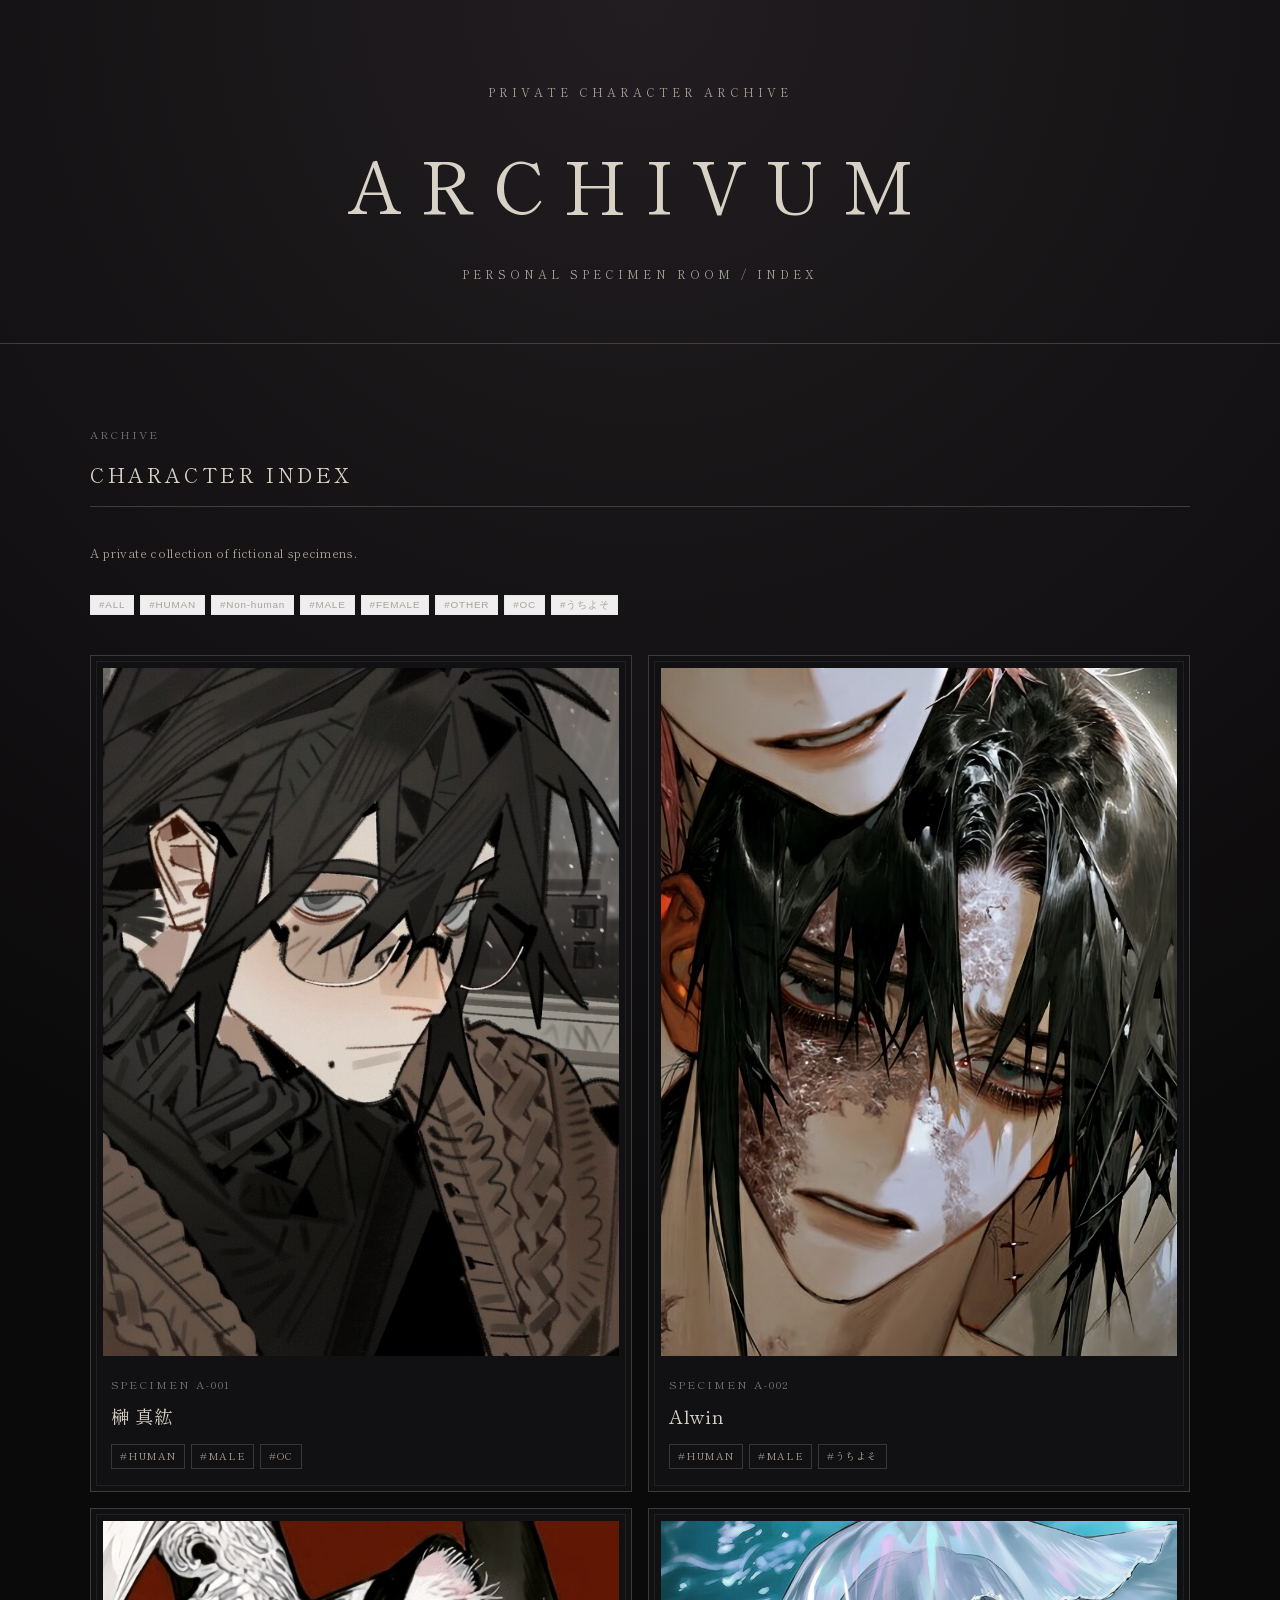
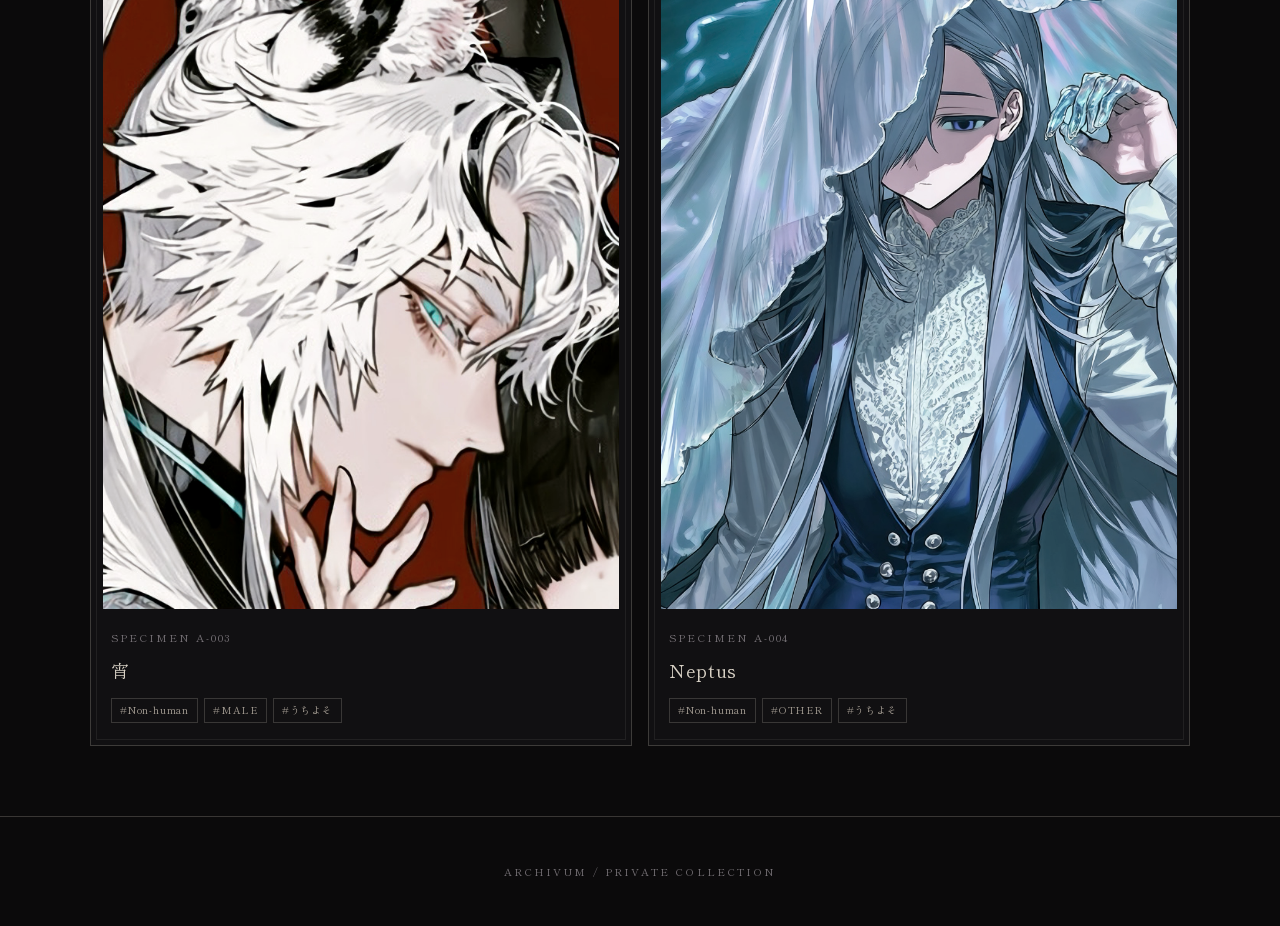
<file: index.html>
<!DOCTYPE html>
<html lang="ja">
<head>
  <link rel="stylesheet" href="css/style.css">
  <meta charset="UTF-8">
  <meta name="viewport" content="width=device-width, initial-scale=1.0">
  <title>ARCHIVUM — Personal Archive</title>
  <link rel="stylesheet" href="css/style.css">
</head>

<body>

<header class="site-header">
  <div class="container">
    <p class="site-subtitle">PRIVATE CHARACTER ARCHIVE</p>
    <h1 class="site-title">ARCHIVUM</h1>
    <p class="site-subtitle">PERSONAL SPECIMEN ROOM / INDEX</p>
  </div>
</header>

<main class="container">

  <section class="section">

    <p class="specimen-number">ARCHIVE</p>
    <h2 class="section-title">CHARACTER INDEX</h2>

    <p style="color:#a9a197; font-size:0.75rem; margin-bottom:30px;">
      A private collection of fictional specimens.
    </p>

    <!-- TAG FILTER -->
    <nav class="tags" style="margin-bottom:40px;">

      <button class="tag filter-button active" data-filter="ALL">
        #ALL
      </button>

      <button class="tag filter-button" data-filter="HUMAN">
        #HUMAN
      </button>

      <button class="tag filter-button" data-filter="Non-human">
        #Non-human
      </button>

      <button class="tag filter-button" data-filter="MALE">
        #MALE
      </button>

      <button class="tag filter-button" data-filter="FEMALE">
        #FEMALE
      </button>
      
      <button class="tag filter-button" data-filter="OTHER">
        #OTHER
      </button>
      
      <button class="tag filter-button" data-filter="OC">
        #OC
      </button>

      <button class="tag filter-button" data-filter="うちよそ">
        #うちよそ
      </button>

    </nav>


    <!-- CHARACTER ARCHIVE -->

    <div class="character-grid">


      <!-- SPECIMEN 001 -->

      <article class="character-card" data-tags="HUMAN MALE OC">

        <a href="character-001.html">

          <img src="character-001.jpg" alt="Character 001">

          <div class="card-info">

            <div class="specimen-number">
              SPECIMEN A-001
            </div>

            <h3 class="character-name">
              榊 真紘
            </h3>

            <div class="tags">

              <span class="tag">#HUMAN</span>
              <span class="tag">#MALE</span>
              <span class="tag">#OC</span>

            </div>

          </div>

        </a>

      </article>


      <!-- SPECIMEN 002 -->

      <article class="character-card" data-tags="HUMAN MALE うちよそ">

        <a href="character-002.html">

            <img src="character-002.jpg" alt="Character 002">

          <div class="card-info">

            <div class="specimen-number">
              SPECIMEN A-002
            </div>

            <h3 class="character-name">
              Alwin
            </h3>

            <div class="tags">

              <span class="tag">#HUMAN</span>
              <span class="tag">#MALE</span>
              <span class="tag">#うちよそ</span>

            </div>

          </div>

        </a>

      </article>


      <!-- SPECIMEN 003 -->

      <article class="character-card" data-tags="Non-human MALE うちよそ">

        <a href="character-003.html">

          <img src="character-003.jpg" alt="Character 003">

          <div class="card-info">

            <div class="specimen-number">
              SPECIMEN A-003
            </div>

            <h3 class="character-name">
              宵
            </h3>

            <div class="tags">

              <span class="tag">#Non-human</span>
              <span class="tag">#MALE</span>
              <span class="tag">#うちよそ</span>
            </div>

          </div>

        </a>

      </article>

<!-- SPECIMEN 004 -->

<article class="character-card" data-tags="Non-human OTHER うちよそ">

  <a href="character-004.html">

    <img src="character-004.jpg" alt="Neptus">

    <div class="card-info">

      <div class="specimen-number">
        SPECIMEN A-004
      </div>

      <h3 class="character-name">
        Neptus
      </h3>

      <div class="tags">
        <span class="tag">#Non-human</span>
        <span class="tag">#OTHER</span>
        <span class="tag">#うちよそ</span>
      </div>

    </div>

  </a>

</article>


    </div>

  </section>

</main>


<footer class="site-footer">
  ARCHIVUM / PRIVATE COLLECTION
</footer>


<script>

const buttons = document.querySelectorAll(".filter-button");
const cards = document.querySelectorAll(".character-card");

buttons.forEach(button => {

  button.addEventListener("click", () => {

    const filter = button.dataset.filter;

    buttons.forEach(btn => {
      btn.classList.remove("active");
    });

    button.classList.add("active");

    cards.forEach(card => {

      if (
        filter === "ALL" ||
        card.dataset.tags.includes(filter)
      ) {
        card.style.display = "";
      } else {
        card.style.display = "none";
      }

    });

  });

});

</script>

</body>
</html>
</file>
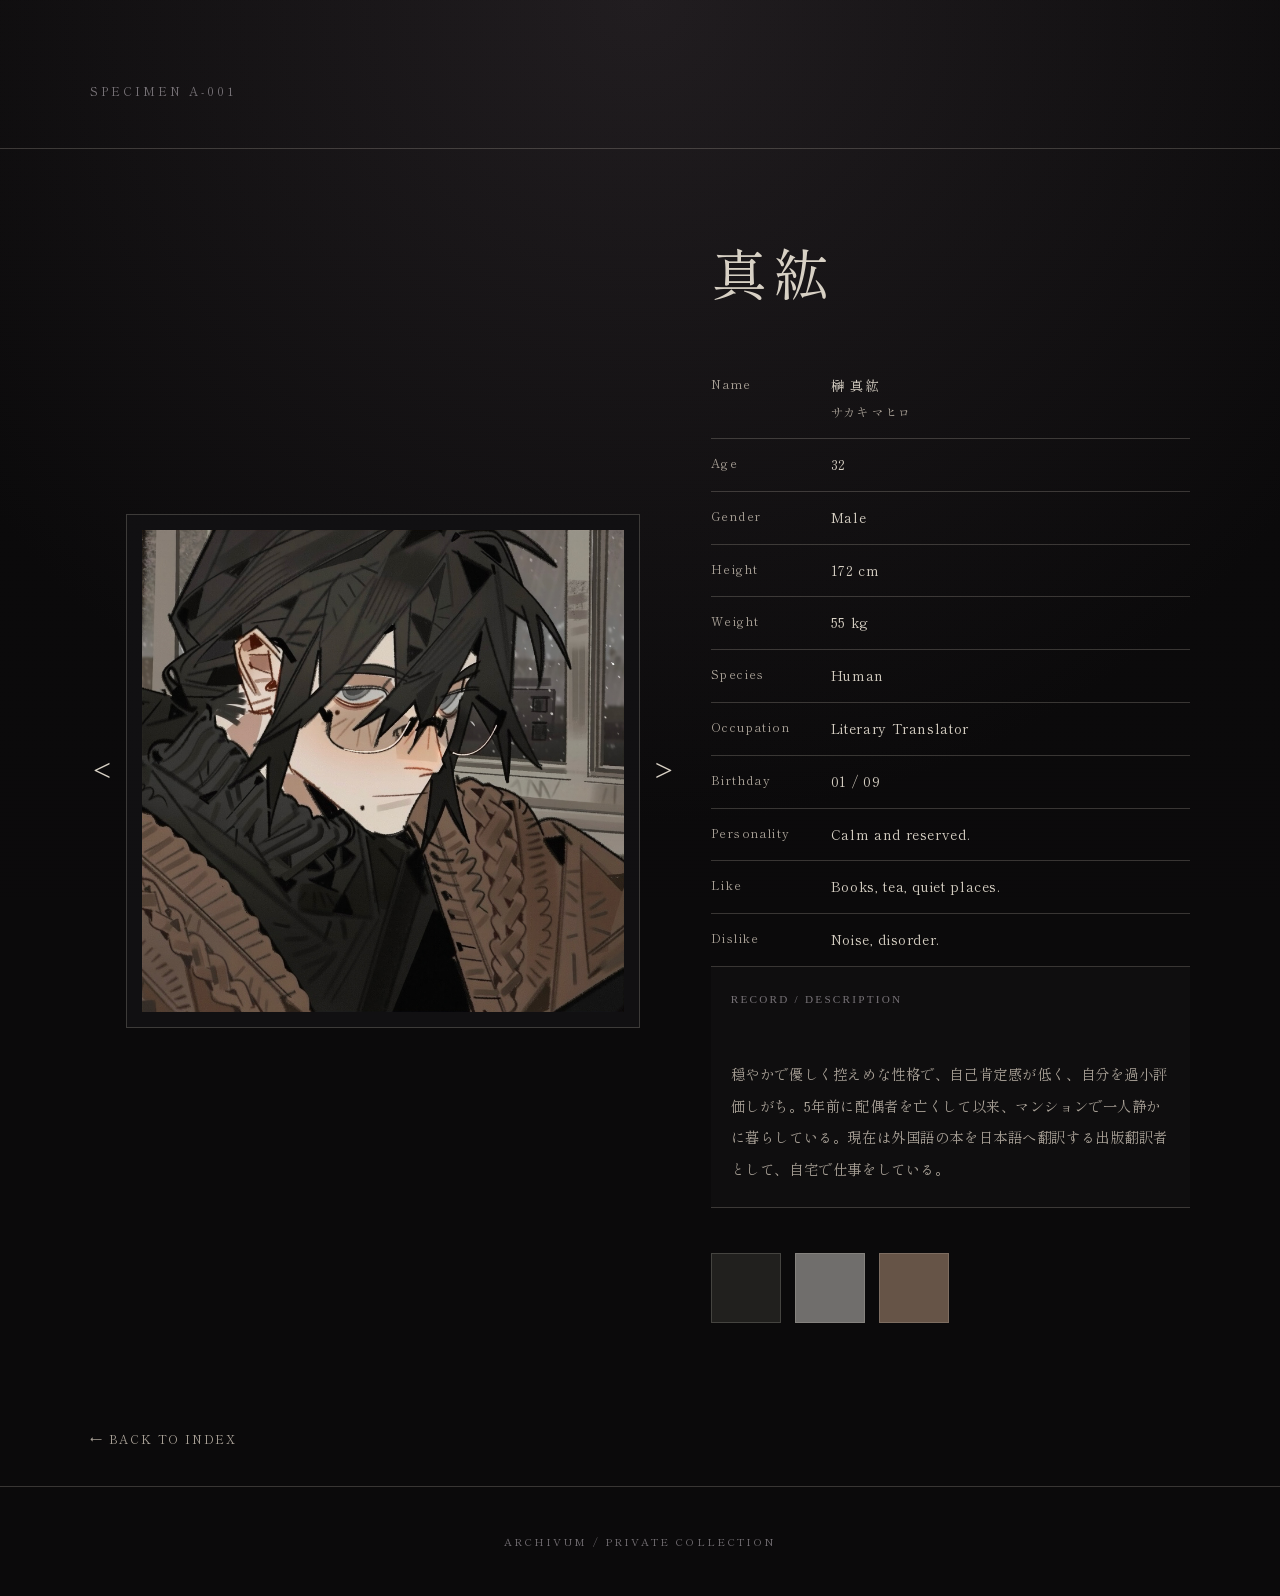
<file: character-001.html>
<!DOCTYPE html>
<html lang="ja">
<head>
  <meta charset="UTF-8">
  <meta name="viewport" content="width=device-width, initial-scale=1.0">
  <title>榊 真紘 — ARCHIVUM</title>
  <link rel="stylesheet" href="css/style.css">
</head>

<body>

<header class="character-header">
  <div class="container">
    <div class="character-number">SPECIMEN A-001</div>
  </div>
</header>

<main class="container">

  <section class="character-content">

   <div class="character-gallery">

  <button class="gallery-button gallery-prev" onclick="changeImage(-1)">
    &lt;
  </button>

 <div class="gallery-image">
  <img id="character-image" src="character-001.jpg" alt="榊 真紘">
</div>

  <button class="gallery-button gallery-next" onclick="changeImage(1)">
    &gt;
  </button>

</div>

    <div class="character-record">

      <h1 class="character-title">真紘</h1>

      <div class="profile-table">

        <div class="profile-row">
          <span class="profile-label">Name</span>
          <span class="profile-value">
            榊 真紘<br>
            <span style="color: var(--paper-dark); font-size: 0.75rem;">サカキ マヒロ</span>
          </span>
        </div>

        <div class="profile-row">
          <span class="profile-label">Age</span>
          <span class="profile-value">32</span>
        </div>

        <div class="profile-row">
          <span class="profile-label">Gender</span>
          <span class="profile-value">Male</span>
        </div>

        <div class="profile-row">
          <span class="profile-label">Height</span>
          <span class="profile-value">172 cm</span>
        </div>

        <div class="profile-row">
          <span class="profile-label">Weight</span>
          <span class="profile-value">55 kg</span>
        </div>

        <div class="profile-row">
          <span class="profile-label">Species</span>
          <span class="profile-value">Human</span>
        </div>

        <div class="profile-row">
          <span class="profile-label">Occupation</span>
          <span class="profile-value">Literary Translator</span>
        </div>

        <div class="profile-row">
          <span class="profile-label">Birthday</span>
          <span class="profile-value">01 / 09</span>
        </div>

        <div class="profile-row">
          <span class="profile-label">Personality</span>
          <span class="profile-value">Calm and reserved.</span>
        </div>

        <div class="profile-row">
          <span class="profile-label">Like</span>
          <span class="profile-value">Books, tea, quiet places.</span>
        </div>

        <div class="profile-row">
          <span class="profile-label">Dislike</span>
          <span class="profile-value">Noise, disorder.</span>
        </div>
<div class="character-introduction">
  <div class="introduction-label">RECORD / DESCRIPTION</div>
  <p>
    穏やかで優しく控えめな性格で、自己肯定感が低く、自分を過小評価しがち。5年前に配偶者を亡くして以来、マンションで一人静かに暮らしている。現在は外国語の本を日本語へ翻訳する出版翻訳者として、自宅で仕事をしている。
  </p>
</div>
      </div>

      <div class="color-palette">
        <span style="background:#21201E;"></span>
        <span style="background:#706E6C;"></span>
        <span style="background:#665447;"></span>
      </div>

    </div>

  </section>

  <a href="index.html" class="back-index">BACK TO INDEX</a>

</main>

<footer class="site-footer">
  ARCHIVUM / PRIVATE COLLECTION
</footer>
  
<script>
const images = [
  "character-001.jpg",
  "character-001-2.jpg",
  "character-001-3.jpg",
  "character-001-4.jpg",
  "character-001-5.jpg"
];

let currentImage = 0;

function changeImage(direction) {
  currentImage += direction;

  if (currentImage < 0) {
    currentImage = images.length - 1;
  }

  if (currentImage >= images.length) {
    currentImage = 0;
  }

  document.getElementById("character-image").src = images[currentImage];
}
</script>
</body>
</html>
</file>
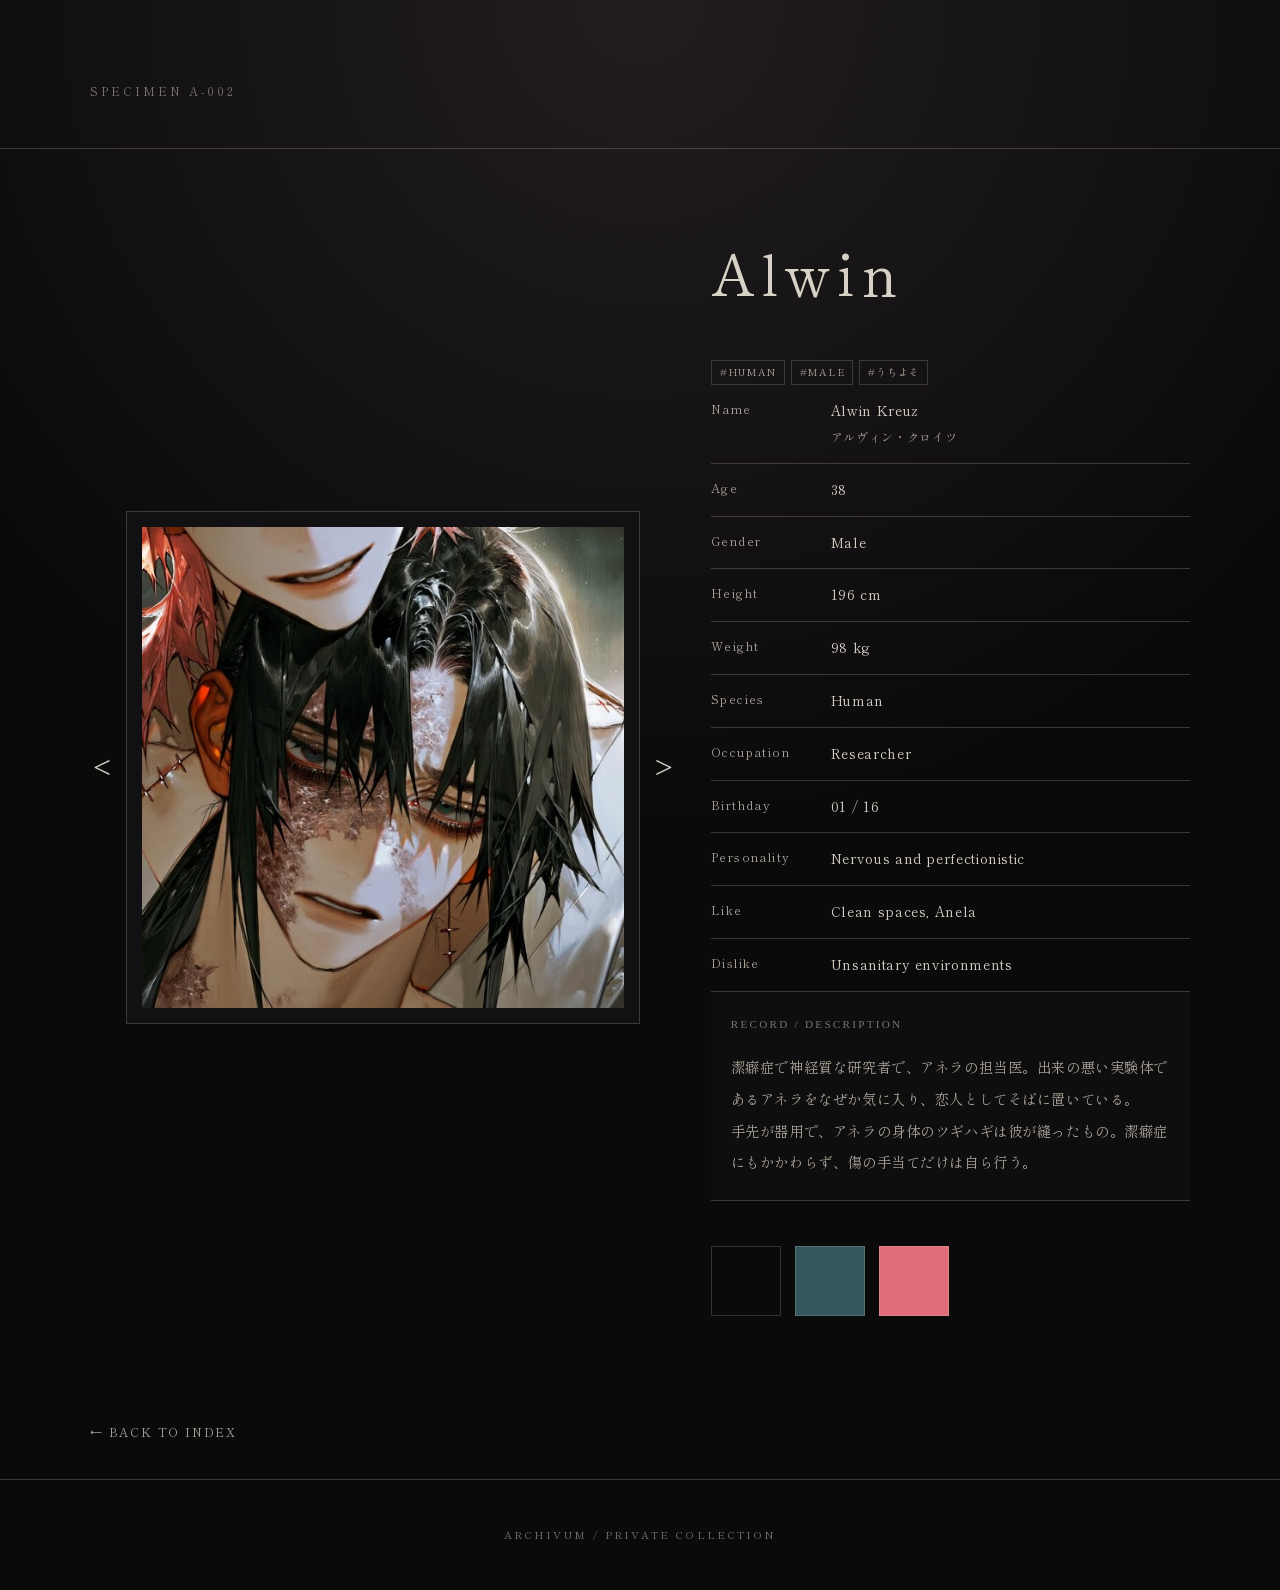
<file: character-002.html>
<!DOCTYPE html>
<html lang="ja">
<head>
  <meta charset="UTF-8">
  <meta name="viewport" content="width=device-width, initial-scale=1.0">
  <title>Alwin Kreuz — ARCHIVUM</title>
  <link rel="stylesheet" href="css/style.css">
</head>
<body>

<header class="character-header">
  <div class="container">
    <div class="character-number">SPECIMEN A-002</div>
  </div>
</header>

<main class="container">
  <section class="character-content">

    <!-- Character Images -->
    <div class="character-gallery">
      <button class="gallery-button gallery-prev"
        onclick="changeImage(-1)" aria-label="前の画像">
        &lt;
      </button>

      <div class="gallery-image">
        <img
          id="character-image"
          src="character-002.jpg"
          alt="Alwin Kreuz"
        >
      </div>

      <button class="gallery-button gallery-next"
        onclick="changeImage(1)" aria-label="次の画像">
        &gt;
      </button>
    </div>

    <!-- Character Profile -->
    <div class="character-record">

      <h1 class="character-title">Alwin</h1>

      <div class="tags">
        <span class="tag">#HUMAN</span>
        <span class="tag">#MALE</span>
        <span class="tag">#うちよそ</span>
      </div>

      <div class="profile-table">

  <div class="profile-row">
    <span class="profile-label">Name</span>
    <span class="profile-value">
      Alwin Kreuz<br>
      <span style="color: var(--paper-dark); font-size: 0.75rem;">アルヴィン・クロイツ</span>
    </span>
  </div>

  <div class="profile-row">
    <span class="profile-label">Age</span>
    <span class="profile-value">38</span>
  </div>

  <div class="profile-row">
    <span class="profile-label">Gender</span>
    <span class="profile-value">Male</span>
  </div>

  <div class="profile-row">
    <span class="profile-label">Height</span>
    <span class="profile-value">196 cm</span>
  </div>

  <div class="profile-row">
    <span class="profile-label">Weight</span>
    <span class="profile-value">98 kg</span>
  </div>

  <div class="profile-row">
    <span class="profile-label">Species</span>
    <span class="profile-value">Human</span>
  </div>

  <div class="profile-row">
    <span class="profile-label">Occupation</span>
    <span class="profile-value">Researcher</span>
  </div>

  <div class="profile-row">
    <span class="profile-label">Birthday</span>
    <span class="profile-value">01 / 16</span>
  </div>

  <div class="profile-row">
    <span class="profile-label">Personality</span>
    <span class="profile-value">Nervous and perfectionistic</span>
  </div>

  <div class="profile-row">
    <span class="profile-label">Like</span>
    <span class="profile-value">Clean spaces, Anela</span>
  </div>

  <div class="profile-row">
    <span class="profile-label">Dislike</span>
    <span class="profile-value">Unsanitary environments</span>
  </div>

</div>

      <!-- Character Description -->
      <div class="character-introduction">
        <div class="introduction-label">
          RECORD / DESCRIPTION
        </div>
        <p>潔癖症で神経質な研究者で、アネラの担当医。出来の悪い実験体であるアネラをなぜか気に入り、恋人としてそばに置いている。
手先が器用で、アネラの身体のツギハギは彼が縫ったもの。潔癖症にもかかわらず、傷の手当てだけは自ら行う。</p>
      </div>

      <!-- Three Color Swatches -->
      <div class="color-palette">
        <span style="background:#0a0a0d;"></span>
        <span style="background:#33575C;"></span>
        <span style="background:#E06D79;"></span>
      </div>

    </div>
  </section>

  <a href="index.html" class="back-index">
    BACK TO INDEX
  </a>

</main>

<footer class="site-footer">
  ARCHIVUM / PRIVATE COLLECTION
</footer>

<script>
const images = [
  "character-002.jpg",
  "character-002-2.jpg",
  "character-002-3.jpg",
  "character-002-4.jpg",
  "character-002-5.jpg"
];

let currentImage = 0;

function changeImage(direction) {
  currentImage += direction;

  if (currentImage < 0) {
    currentImage = images.length - 1;
  }

  if (currentImage >= images.length) {
    currentImage = 0;
  }

  document.getElementById("character-image").src =
    images[currentImage];
}
</script>

</body>
</html>
</file>
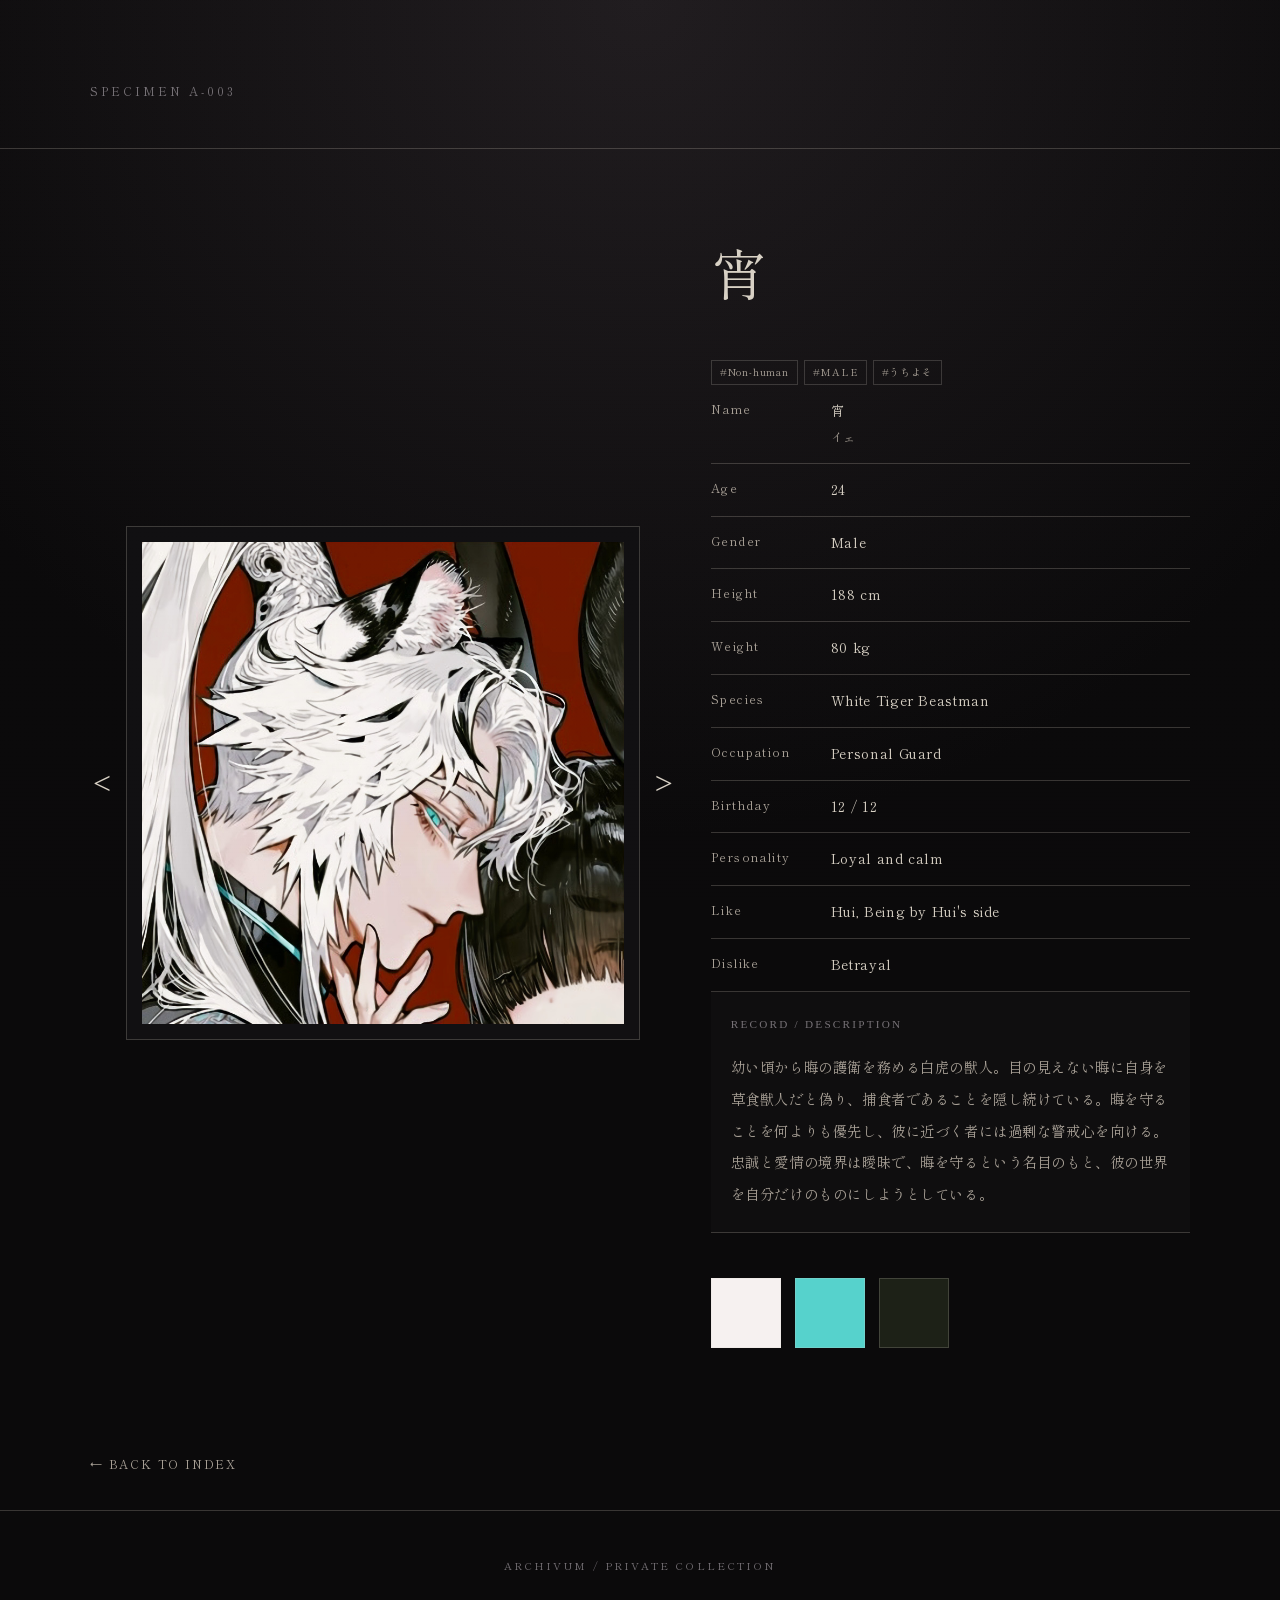
<file: character-003.html>
<!DOCTYPE html>
<html lang="ja">
<head>
  <meta charset="UTF-8">
  <meta name="viewport" content="width=device-width, initial-scale=1.0">
  <title>宵 — ARCHIVUM</title>
  <link rel="stylesheet" href="css/style.css">
</head>
<body>

<header class="character-header">
  <div class="container">
    <div class="character-number">SPECIMEN A-003</div>
  </div>
</header>

<main class="container">
  <section class="character-content">

    <!-- Character Images -->
    <div class="character-gallery">
      <button class="gallery-button gallery-prev"
        onclick="changeImage(-1)" aria-label="前の画像">
        &lt;
      </button>

      <div class="gallery-image">
        <img
          id="character-image"
          src="character-003.jpg"
          alt="宵"
        >
      </div>

      <button class="gallery-button gallery-next"
        onclick="changeImage(1)" aria-label="次の画像">
        &gt;
      </button>
    </div>

    <!-- Character Profile -->
    <div class="character-record">

      <h1 class="character-title">宵</h1>

      <div class="tags">
        <span class="tag">#Non-human</span>
        <span class="tag">#MALE</span>
        <span class="tag">#うちよそ</span>
      </div>

      <div class="profile-table">

        <div class="profile-row">
          <span class="profile-label">Name</span>
          <span class="profile-value">
            宵<br>
            <span style="color: var(--paper-dark); font-size: 0.75rem;">イェ</span>
          </span>
        </div>

        <div class="profile-row">
          <span class="profile-label">Age</span>
          <span class="profile-value">24</span>
        </div>

        <div class="profile-row">
          <span class="profile-label">Gender</span>
          <span class="profile-value">Male</span>
        </div>

        <div class="profile-row">
          <span class="profile-label">Height</span>
          <span class="profile-value">188 cm</span>
        </div>

        <div class="profile-row">
          <span class="profile-label">Weight</span>
          <span class="profile-value">80 kg</span>
        </div>

        <div class="profile-row">
          <span class="profile-label">Species</span>
          <span class="profile-value">White Tiger Beastman</span>
        </div>

        <div class="profile-row">
          <span class="profile-label">Occupation</span>
          <span class="profile-value">Personal Guard</span>
        </div>

        <div class="profile-row">
          <span class="profile-label">Birthday</span>
          <span class="profile-value">12 / 12</span>
        </div>

        <div class="profile-row">
          <span class="profile-label">Personality</span>
          <span class="profile-value">Loyal and calm</span>
        </div>

        <div class="profile-row">
          <span class="profile-label">Like</span>
          <span class="profile-value">Hui, Being by Hui's side</span>
        </div>

        <div class="profile-row">
          <span class="profile-label">Dislike</span>
          <span class="profile-value">Betrayal</span>
        </div>

      </div>

      <!-- Character Description -->
      <div class="character-introduction">
        <div class="introduction-label">
          RECORD / DESCRIPTION
        </div>
        <p>幼い頃から晦の護衛を務める白虎の獣人。目の見えない晦に自身を草食獣人だと偽り、捕食者であることを隠し続けている。晦を守ることを何よりも優先し、彼に近づく者には過剰な警戒心を向ける。忠誠と愛情の境界は曖昧で、晦を守るという名目のもと、彼の世界を自分だけのものにしようとしている。</p>
      </div>

      <!-- Three Color Swatches -->
      <div class="color-palette">
        <span style="background:#F6F1F0;"></span>
        <span style="background:#56D2CC;"></span>
        <span style="background:#1D2117;"></span>
      </div>

    </div>
  </section>

  <a href="index.html" class="back-index">
    BACK TO INDEX
  </a>

</main>

<footer class="site-footer">
  ARCHIVUM / PRIVATE COLLECTION
</footer>

<script>
const images = [
  "character-003.jpg",
  "character-003-2.jpg",
  "character-003-3.jpg",
  "character-003-4.jpg",
  "character-003-5.jpg"
];

let currentImage = 0;

function changeImage(direction) {
  currentImage += direction;

  if (currentImage < 0) {
    currentImage = images.length - 1;
  }

  if (currentImage >= images.length) {
    currentImage = 0;
  }

  document.getElementById("character-image").src =
    images[currentImage];
}
</script>

</body>
</html>
</file>
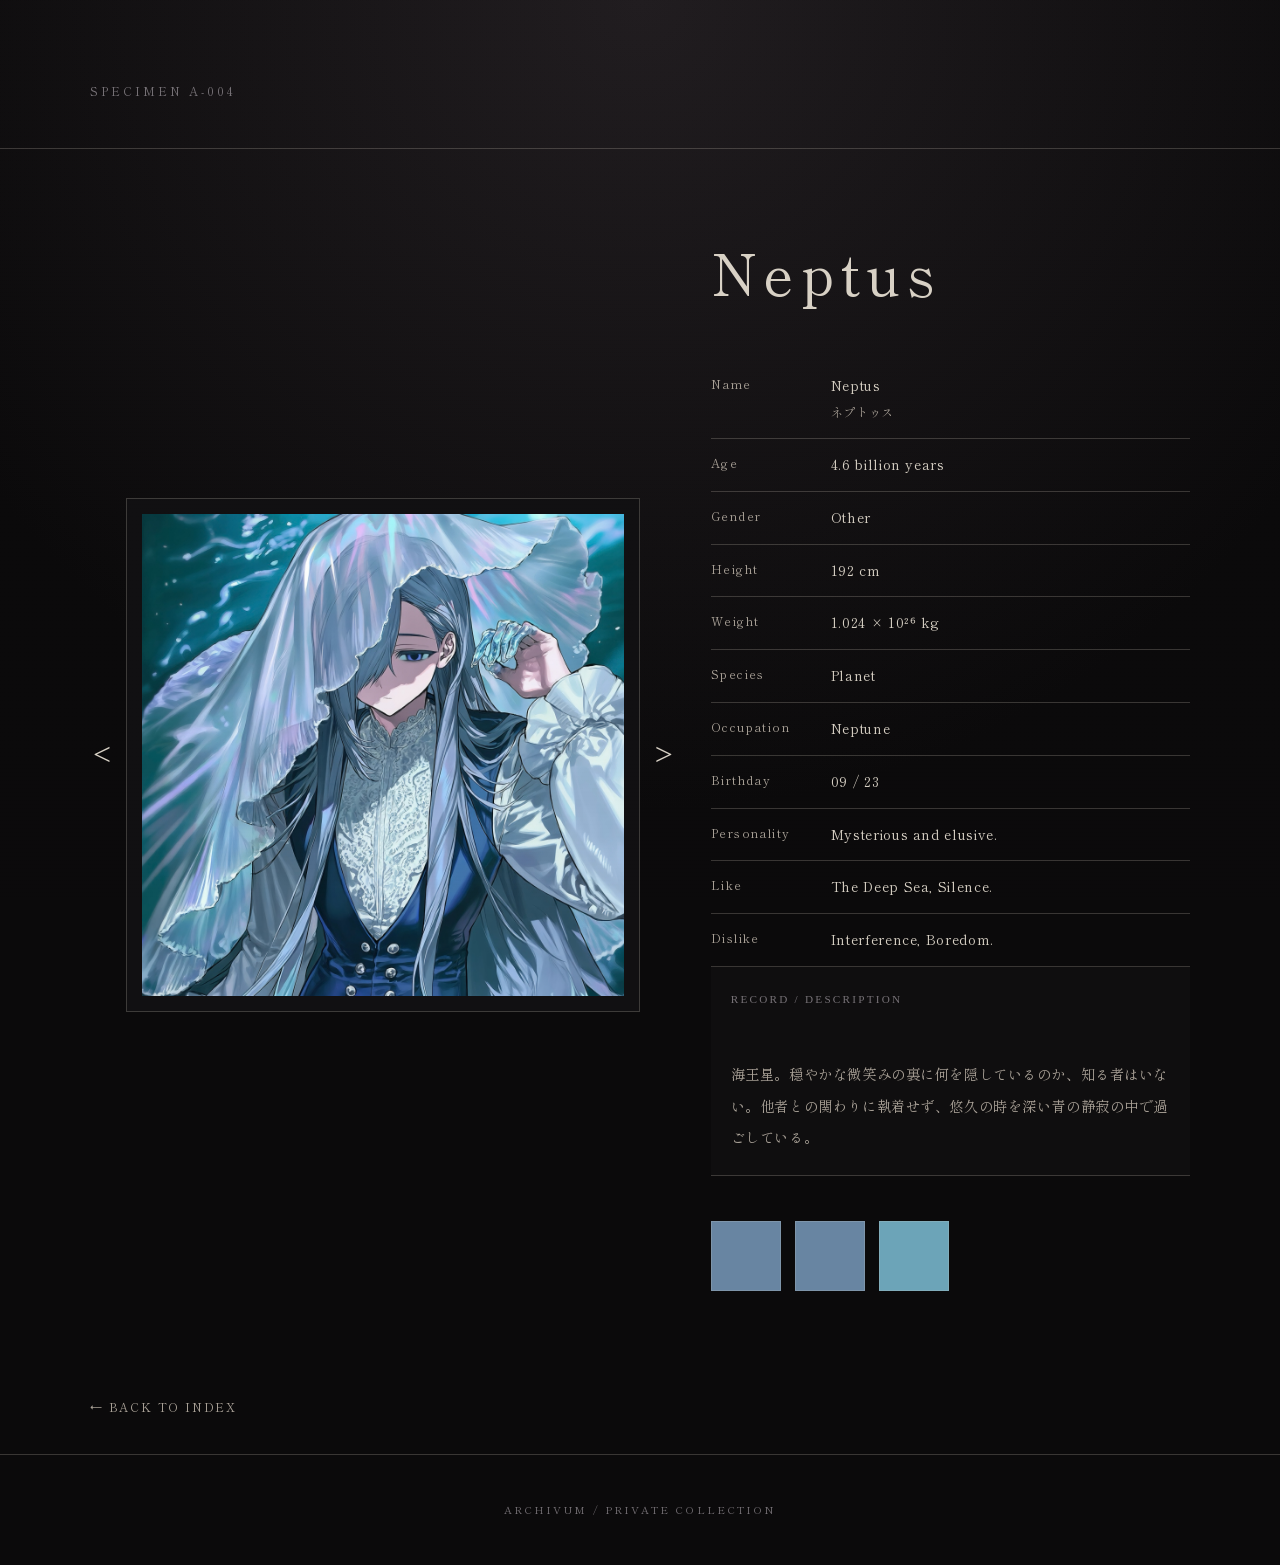
<file: character-004.html>
<!DOCTYPE html>
<html lang="ja">
<head>
  <meta charset="UTF-8">
  <meta name="viewport" content="width=device-width, initial-scale=1.0">
  <title>Neptus — ARCHIVUM</title>
  <link rel="stylesheet" href="css/style.css">
</head>

<body>

<header class="character-header">
  <div class="container">
    <div class="character-number">SPECIMEN A-004</div>
  </div>
</header>

<main class="container">

  <section class="character-content">

    <div class="character-gallery">

      <button class="gallery-button gallery-prev" onclick="changeImage(-1)">
        &lt;
      </button>

      <div class="gallery-image">
        <img id="character-image" src="character-004.jpg" alt="Neptus">
      </div>

      <button class="gallery-button gallery-next" onclick="changeImage(1)">
        &gt;
      </button>

    </div>

    <div class="character-record">

      <h1 class="character-title">Neptus</h1>

      <div class="profile-table">

        <div class="profile-row">
          <span class="profile-label">Name</span>
          <span class="profile-value">
            Neptus<br>
            <span style="color: var(--paper-dark); font-size: 0.75rem;">ネプトゥス</span>
          </span>
        </div>

        <div class="profile-row">
          <span class="profile-label">Age</span>
          <span class="profile-value">4.6 billion years</span>
        </div>

        <div class="profile-row">
          <span class="profile-label">Gender</span>
          <span class="profile-value">Other</span>
        </div>

        <div class="profile-row">
          <span class="profile-label">Height</span>
          <span class="profile-value">192 cm</span>
        </div>

        <div class="profile-row">
          <span class="profile-label">Weight</span>
          <span class="profile-value">1.024 × 10²⁶ kg</span>
        </div>

        <div class="profile-row">
          <span class="profile-label">Species</span>
          <span class="profile-value">Planet</span>
        </div>

        <div class="profile-row">
          <span class="profile-label">Occupation</span>
          <span class="profile-value">Neptune</span>
        </div>

        <div class="profile-row">
          <span class="profile-label">Birthday</span>
          <span class="profile-value">09 / 23</span>
        </div>

        <div class="profile-row">
          <span class="profile-label">Personality</span>
          <span class="profile-value">Mysterious and elusive.</span>
        </div>

        <div class="profile-row">
          <span class="profile-label">Like</span>
          <span class="profile-value">The Deep Sea, Silence.</span>
        </div>

        <div class="profile-row">
          <span class="profile-label">Dislike</span>
          <span class="profile-value">Interference, Boredom.</span>
        </div>

        <div class="character-introduction">
          <div class="introduction-label">RECORD / DESCRIPTION</div>
          <p>
            海王星。穏やかな微笑みの裏に何を隠しているのか、知る者はいない。他者との関わりに執着せず、悠久の時を深い青の静寂の中で過ごしている。
          </p>
        </div>

      </div>

      <div class="color-palette">
        <span style="background:#6885A2;"></span>
        <span style="background:#6885A2;"></span>
        <span style="background:#6CA4B8;"></span>
      </div>

    </div>

  </section>

  <a href="index.html" class="back-index">BACK TO INDEX</a>

</main>

<footer class="site-footer">
  ARCHIVUM / PRIVATE COLLECTION
</footer>

<script>
const images = [
  "character-004.jpg",
  "character-004-2.jpg",
  "character-004-3.jpg",
  "character-004-4.jpg",
  "character-004-5.jpg"
];

let currentImage = 0;

function changeImage(direction) {
  currentImage += direction;

  if (currentImage < 0) {
    currentImage = images.length - 1;
  }

  if (currentImage >= images.length) {
    currentImage = 0;
  }

  document.getElementById("character-image").src = images[currentImage];
}
</script>

</body>
</html>
</file>
<file: css/style.css>
@import url('https://fonts.googleapis.com/css2?family=Shippori+Mincho:wght@400;500;600;700&display=swap');

:root {
  --black: #0b0a0b;
  --charcoal: #151315;
  --paper: #d8d1c5;
  --paper-dark: #a9a197;
  --red: #5a1d24;
  --purple: #403143;
  --silver: #777277;
  --line: rgba(216, 209, 197, 0.22);
}

* {
  box-sizing: border-box;
}

html {
  scroll-behavior: smooth;
}

body {
  margin: 0;
  background:
    radial-gradient(circle at 50% 0%, #211d20 0%, var(--black) 48%);
  color: var(--paper);
  font-family: "Shippori Mincho", serif;
  line-height: 1.9;
  letter-spacing: 0.04em;
}

body::before {
  content: "";
  position: fixed;
  inset: 0;
  pointer-events: none;
  opacity: 0.08;
  background-image:
    repeating-linear-gradient(
      0deg,
      transparent 0,
      transparent 3px,
      rgba(255,255,255,0.08) 4px
    );
  z-index: 10;
}

a {
  color: inherit;
  text-decoration: none;
}

img {
  max-width: 100%;
  display: block;
}

.container {
  width: min(1100px, 90%);
  margin: 0 auto;
}

/* ===== Header ===== */

.site-header {
  padding: 70px 0 45px;
  border-bottom: 1px solid var(--line);
  text-align: center;
}

.site-title {
  margin: 0;
  font-size: clamp(2.2rem, 6vw, 4.5rem);
  font-weight: 400;
  letter-spacing: 0.25em;
}

.site-subtitle {
  margin-top: 12px;
  color: var(--paper-dark);
  font-size: 0.72rem;
  letter-spacing: 0.35em;
  text-transform: uppercase;
}

/* ===== Section ===== */

.section {
  padding: 70px 0;
}

.section-title {
  margin: 0 0 35px;
  padding-bottom: 12px;
  border-bottom: 1px solid var(--line);
  font-size: 1.25rem;
  font-weight: 400;
  letter-spacing: 0.18em;
}


/* ===== Character Grid ===== */


.character-grid {
  display: grid;
  grid-template-columns: repeat(2, minmax(0, 1fr));
  gap: 16px;
}


.character-card {
  position: relative;
  background: #111012;
  border: 1px solid var(--line);
  padding: 12px;
  transition:
    transform 0.3s ease,
    border-color 0.3s ease,
    background 0.3s ease;
}

.character-card:hover {
  transform: translateY(-5px);
  border-color: rgba(216, 209, 197, 0.5);
  background: #181619;
}

.character-card::before {
  content: "";
  position: absolute;
  inset: 5px;
  border: 1px solid rgba(216, 209, 197, 0.08);
  pointer-events: none;
}

.character-card img {
  width: 100%;
  aspect-ratio: 3 / 4;
  object-fit: cover;
  filter: saturate(0.75) contrast(1.05);
}

.card-info {
  padding: 18px 8px 10px;
}

.specimen-number {
  color: var(--silver);
  font-size: 0.68rem;
  letter-spacing: 0.18em;
}

.character-name {
  margin: 5px 0 10px;
  font-size: 1.15rem;
  font-weight: 400;
}

.tags {
  display: flex;
  flex-wrap: wrap;
  gap: 6px;
}

.tag {
  padding: 2px 8px;
  border: 1px solid rgba(216, 209, 197, 0.2);
  color: var(--paper-dark);
  font-size: 0.62rem;
  letter-spacing: 0.08em;
}

/* ===== Individual Page ===== */

.character-header {
  padding: 80px 0 45px;
  border-bottom: 1px solid var(--line);
}

.character-number {
  color: var(--silver);
  font-size: 0.75rem;
  letter-spacing: 0.25em;
}

.character-title {
  margin: 8px 0;
  font-size: clamp(2rem, 5vw, 4rem);
  font-weight: 400;
}

.character-content {
  display: grid;
  grid-template-columns: minmax(0, 1.1fr) minmax(0, 0.9fr);
  gap: 35px;
  padding: 70px 0;
}

.character-portrait {
  background: #111012;
  padding: 15px;
  border: 1px solid var(--line);
  align-self: start;
}

.character-portrait img {
  width: 100%;
}

.profile-table {
  width: 100%;
  border-collapse: collapse;
}

.profile-table tr {
  border-bottom: 1px solid var(--line);
}

.profile-table th,
.profile-table td {
  padding: 13px 8px;
  text-align: left;
  vertical-align: top;
}

.profile-table th {
  width: 30%;
  color: var(--paper-dark);
  font-weight: 400;
  font-size: 0.78rem;
}

.character-section {
  margin-top: 60px;
}

.character-section h2 {
  padding-bottom: 12px;
  border-bottom: 1px solid var(--line);
  font-size: 1.1rem;
  font-weight: 400;
  letter-spacing: 0.15em;
}

/* ===== Gallery ===== */

.gallery {
  display: grid;
  grid-template-columns: repeat(3, 1fr);
  gap: 15px;
}

.gallery img {
  aspect-ratio: 1 / 1;
  object-fit: cover;
  filter: saturate(0.7);
}

/* ===== Navigation ===== */

.back-index {
  display: inline-block;
  margin: 35px 0;
  color: var(--paper-dark);
  font-size: 0.75rem;
  letter-spacing: 0.15em;
}

.back-index::before {
  content: "← ";
}

/* ===== Footer ===== */

.site-footer {
  padding: 45px 0;
  border-top: 1px solid var(--line);
  color: var(--silver);
  text-align: center;
  font-size: 0.65rem;
  letter-spacing: 0.2em;
}

/* ===== Responsive ===== */

@media (max-width: 750px) {
  .character-grid {
    grid-template-columns: repeat(2, 1fr);
    gap: 15px;
  }

  .character-content {
    grid-template-columns: 1fr;
    gap: 35px;
  }

  .gallery {
    grid-template-columns: repeat(2, 1fr);
  }

  .section {
    padding: 50px 0;
  }
}

@media (max-width: 480px) {
  .character-grid {
    grid-template-columns: repeat(2, minmax(0, 1fr));
  }

  .site-header {
    padding: 50px 0 35px;
  }
}
.character-record {
  width: 100%;
}

.character-record .character-title {
  margin: 0 0 35px;
  font-size: clamp(2rem, 6vw, 3.5rem);
  font-weight: 400;
  letter-spacing: 0.12em;
}

.profile-table {
  width: 100%;
}

.profile-row {
  display: grid;
  grid-template-columns: 120px 1fr;
  padding: 13px 0;
  border-bottom: 1px solid var(--line);
}

.profile-label {
  color: var(--paper-dark);
  font-size: 0.75rem;
  letter-spacing: 0.12em;
}

.profile-value {
  color: var(--paper);
  font-size: 0.85rem;
}

.color-palette {
  display: flex;
  gap: 14px;
  margin-top: 45px;
}

.color-palette span {
  display: block;
  width: 70px;
  height: 70px;
  border: 1px solid rgba(216, 209, 197, 0.2);
}

@media (max-width: 750px) {
  .character-record .character-title {
    margin-top: 10px;
  }

  .profile-row {
    grid-template-columns: 100px 1fr;
  }

  .color-palette span {
    width: 60px;
    height: 60px;
  }
}
/* Character image slider */

.character-gallery {
  position: relative;
  display: flex;
  align-items: center;
  gap: 12px;
  width: 100%;
}

.gallery-image {
  flex: 1;
  background: #111012;
  padding: 15px;
  border: 1px solid var(--line);
}

.gallery-image img {
  width: 100%;
  display: block;
}


.gallery-button {
  flex: 0 0 24px;
  width: 24px;
  height: 100%;
  min-height: 100px;
  border: none;
  background: transparent;
  color: var(--paper);
  font-family: serif;
  font-size: 2rem;
  font-weight: 400;
  cursor: pointer;
  padding: 0;
}

.gallery-button:hover {
  color: var(--paper-dark);
}


.gallery-button:hover {
  background: #211d20;
  border-color: rgba(216, 209, 197, 0.5);
}

@media (max-width: 480px) {
  .character-gallery {
    gap: 6px;
  }

  .gallery-button {
    flex: 0 0 34px;
    width: 34px;
    height: 34px;
    font-size: 1.2rem;
  }

  .gallery-image {
    padding: 10px;
  }
}
/* Character Introduction */
.character-introduction {
  margin-top: 35px;
  padding: 22px 20px;
  border-top: 1px solid var(--line);
  border-bottom: 1px solid var(--line);
  background: rgba(255, 255, 255, 0.015);
}

.introduction-label {
  margin-bottom: 16px;
  color: var(--silver);
  font-family: serif;
  font-size: 0.7rem;
  letter-spacing: 0.2em;
}

.character-introduction p {
  margin: 0;
  color: var(--paper-dark);
  font-size: 0.9rem;
  line-height: 2.2;
  letter-spacing: 0.04em;
  white-space: pre-line;
}
/* Remove duplicate line above RECORD */
.character-introduction {
  margin-top: 0;
  border-top: none;
}
</file>
